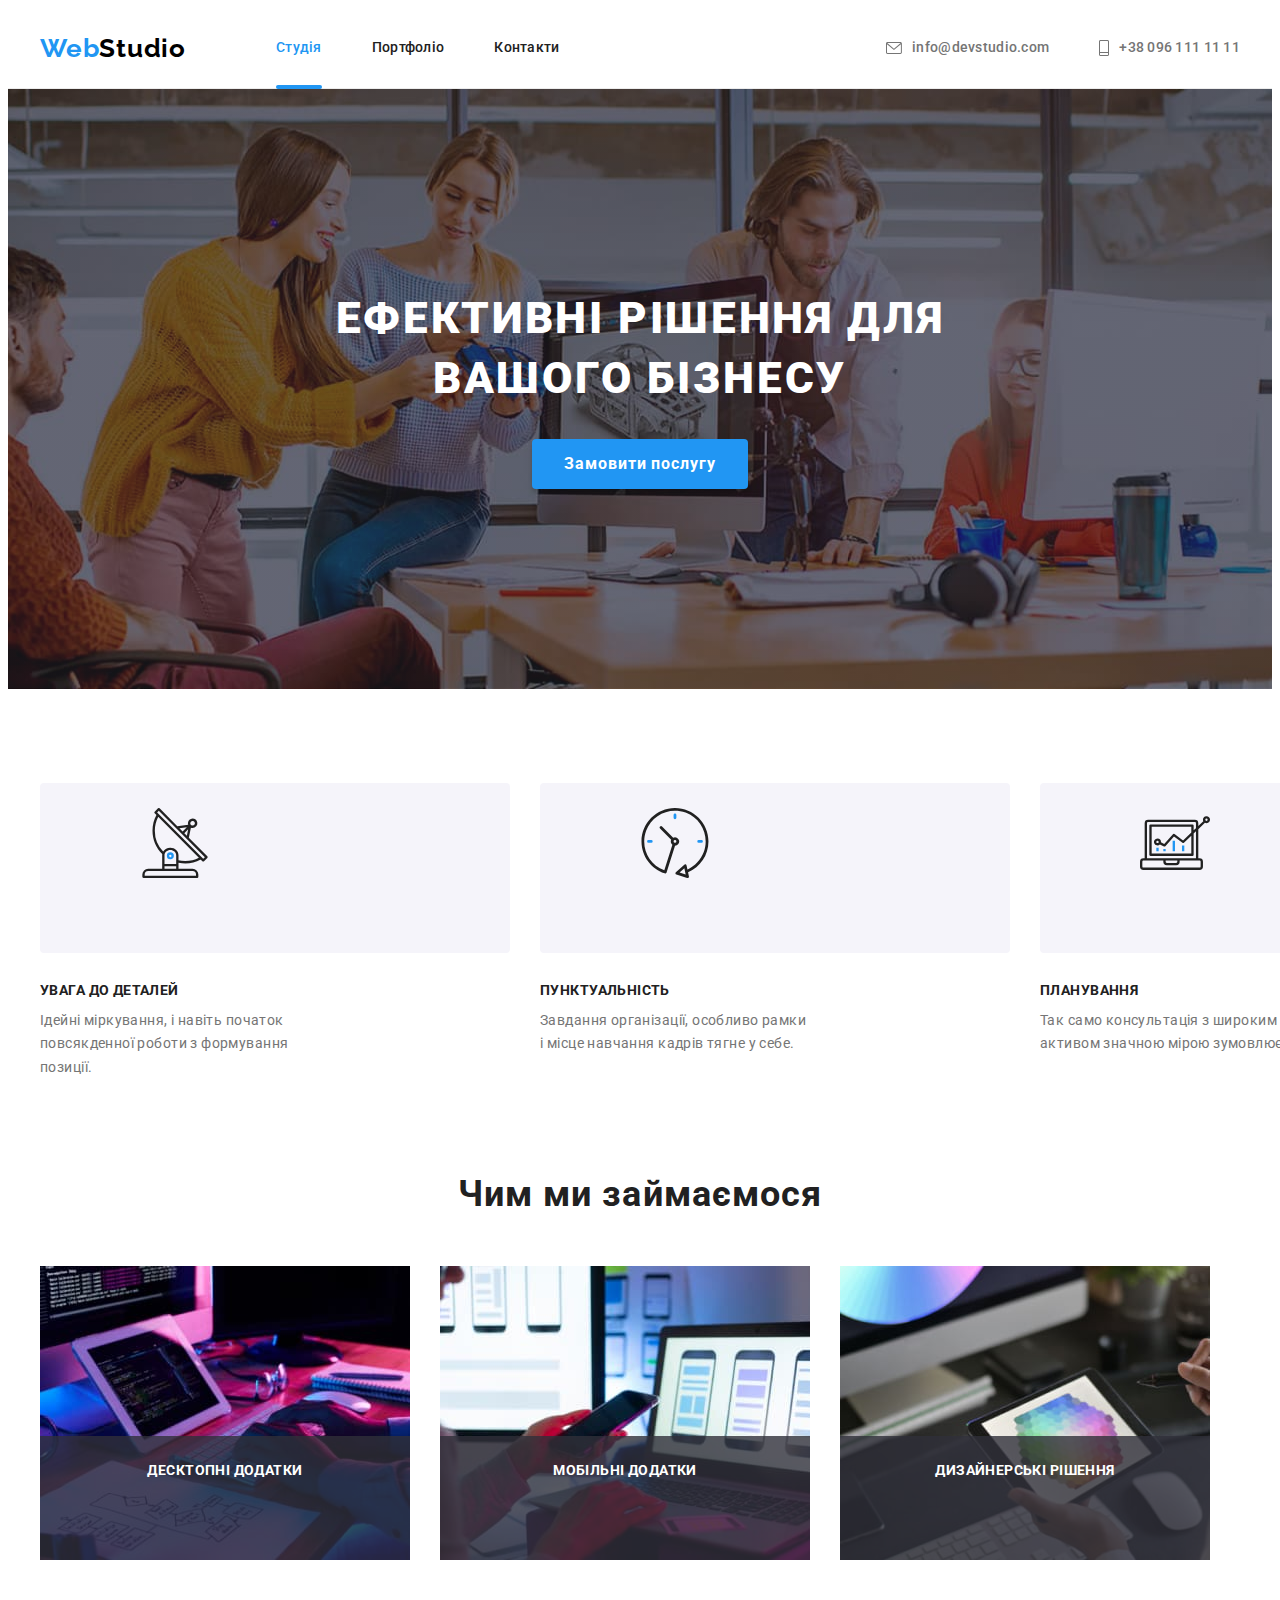
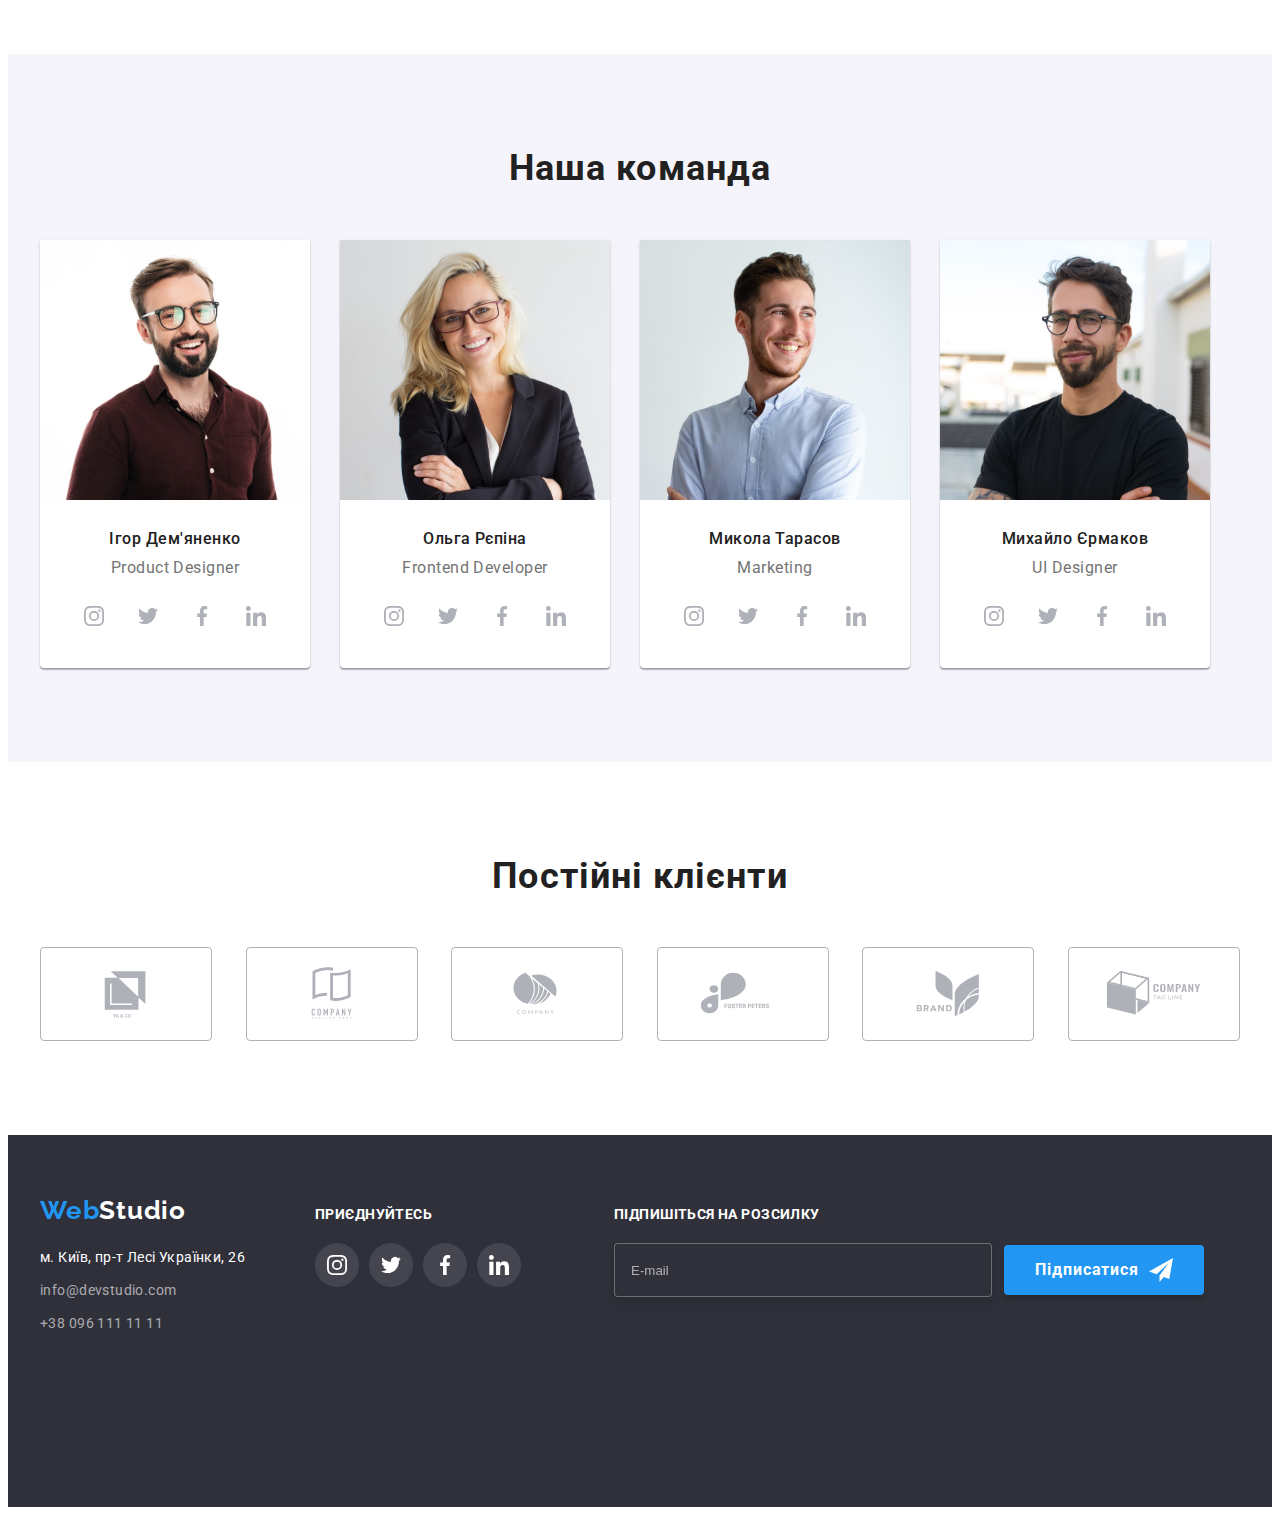
<file: index.html>
<!DOCTYPE html>
<html lang="uk">

<head>
  <meta charset="UTF-8" />
  <meta http-equiv="X-UA-Compatible" content="IE=edge" />
  <meta name="viewport" content="width=device-width, initial-scale=1.0" />
  <title>WebStudio</title>
  <link rel="stylesheet" href="https://cdnjs.cloudflare.com/ajax/libs/modern-normalize/1.1.0/modern-normalize.min.css"
    integrity="sha512-wpPYUAdjBVSE4KJnH1VR1HeZfpl1ub8YT/NKx4PuQ5NmX2tKuGu6U/JRp5y+Y8XG2tV+wKQpNHVUX03MfMFn9Q=="
    crossorigin="anonymous" referrerpolicy="no-referrer">
  <link rel="preconnect" href="https://fonts.googleapis.com">
  <link rel="preconnect" href="https://fonts.gstatic.com" crossorigin>
  <link href="https://fonts.googleapis.com/css2?family=Raleway:wght@700&family=Roboto:wght@400;500;700;900&display=swap"
    rel="stylesheet">
  <link rel="stylesheet" href="./css/styles.css">
</head>

<body>
  <!-- Верхня лінія -->
  <header class="header-section">
    <div class="container nav-section">

      <nav class="main-nav">
        <a class="logo" href="./index.html" lang="en"><span class="first-logo">Web</span><span
            class="second-logo">Studio</span></a>
        <ul class="nav-list">
          <li class="item"><a class="header-list nav-link current" href="./index.html">Студія</a></li>
          <li class="item"><a class="header-list nav-link" href="./portfolio.html">Портфоліо</a></li>
          <li class="item"><a class="header-list nav-link" href="">Контакти</a></li>
        </ul>
      </nav>

      <ul class="nav-list main-nav">
        <li class="item"><a class="header-list nav-contacts" href="mailto:info@devstudio.com">
            <svg class="nav-icon" width="16" height="12">
              <use href="./images/icons.svg#icon-envelope"></use>
            </svg> info@devstudio.com</a>
        </li>
        <li class="item"><a class="header-list nav-contacts" href="tel:+380961111111">
            <svg class="nav-icon" width="10" height="16">
              <use href="./images/icons.svg#icon-phone"></use>
            </svg> +38 096 111 11 11</a></li>
      </ul>

    </div>
  </header>

  <main>
    <!-- Hero -->
    <section class="hero-section">

      <h1 class="hero-title">Ефективні рішення для вашого бізнесу</h1>
      <button class="button btn" type="button" data-modal-open>Замовити послугу</button>


    </section>
    <!-- Особливості -->
    <section>
      <div class="container">
        <h2 class="visually-hidden">Наші особливості</h2>

        <ul class="features-lists">
          <li class="list">
            <div class="feature-list-icons">
              <svg class="features-icon">
                <use href="./images/icons.svg#icon-antenna"></use>
              </svg>
            </div>
            <h3 class="features-title">УВАГА ДО ДЕТАЛЕЙ</h3>
            <p class="features-text">
              Ідейні міркування, і навіть початок повсякденної роботи з
              формування позиції.
            </p>
          </li>

          <li class="list">
            <div class="feature-list-icons">
              <svg class="features-icon">
                <use href="./images/icons.svg#icon-clock"></use>
              </svg>
            </div>
            <h3 class="features-title">ПУНКТУАЛЬНІСТЬ</h3>
            <p class="features-text">
              Завдання організації, особливо рамки і місце навчання кадрів тягне
              у себе.
            </p>
          </li>

          <li class="list">
            <div class="feature-list-icons">
              <svg class="features-icon">
                <use href="./images/icons.svg#icon-diagram"></use>
              </svg>
            </div>
            <h3 class="features-title">ПЛАНУВАННЯ</h3>
            <p class="features-text">
              Так само консультація з широким активом значною мірою зумовлює.
            </p>
          </li>

          <li class="list">
            <div class="feature-list-icons">
              <svg class="features-icon">
                <use href="./images/icons.svg#icon-astronaut"></use>
              </svg>
            </div>
            <h3 class="features-title">СУЧАСНІ ТЕХНОЛОГІЇ</h3>
            <p class="features-text">
              Значимість цих проблем настільки очевидна, що реалізація планових
              завдань.
            </p>
          </li>
        </ul>
      </div>
    </section>
    <!-- Чим ми займаємося -->
    <section class="work-section">
      <div class="container">
        <h2 class="work-title">Чим ми займаємося</h2>
        <ul class="work-cards">
          <li class="card">
            <img src="./images/programer-working.jpg" alt="Десктопні додатки" width="370" height="294" />
            <h2 class="work-subtitle">Десктопні додатки</h2>
          </li>
          <li class="card">
            <img src="./images/web-ui-designers.jpg" alt="Мобільні додатки" width="370" height="294" />
            <h2 class="work-subtitle">Мобільні додатки</h2>
          </li>
          <li class="card">
            <img src="./images/web-design.jpg" alt="Дизайнерські рішення" width="370" height="294" />
            <h2 class="work-subtitle">Дизайнерські рішення</h2>
          </li>
        </ul>
      </div>

    </section>
    <!-- Наша команда -->
    <section class="team-section">
      <div class="container">
        <h2 class="team-title">Наша команда</h2>
        <ul class="team-cards">

          <li class="team-card">
            <img src="./images/demyanenko.jpg" alt="Фото Ігоря Дем'яненко" width="270">
            <div class="team-text-box">
              <h3 class="text-about">Ігор Дем'яненко</h3>
              <p class="team-text">Product Designer</p>
              <ul class="network-list">

                <li>
                  <a class="network-link" href=""><svg class="social-network">
                      <use href="./images/icons.svg#icon-instagram"></use>
                    </svg></a>
                </li>

                <li>
                  <a class="network-link" href=""><svg class="social-network">
                      <use href="./images/icons.svg#icon-twitter"></use>
                    </svg></a>
                </li>

                <li>
                  <a class="network-link" href=""><svg class="social-network">
                      <use href="./images/icons.svg#icon-facebook"></use>
                    </svg></a>
                </li>

                <li>
                  <a class="network-link" href=""><svg class="social-network">
                      <use href="./images/icons.svg#icon-linkedin"></use>
                    </svg></a>
                </li>

              </ul>
            </div>

          </li>

          <li class="team-card">
            <img src="./images/repina.jpg" alt="Фото Ольги Рєпіної" width="270">
            <div class="team-text-box">
              <h3 class="text-about">Ольга Рєпіна</h3>
              <p class="team-text">Frontend Developer</p>
              <ul class="network-list">

                <li>
                  <a class="network-link" href=""><svg class="social-network">
                      <use href="./images/icons.svg#icon-instagram"></use>
                    </svg></a>
                </li>

                <li>
                  <a class="network-link" href=""><svg class="social-network">
                      <use href="./images/icons.svg#icon-twitter"></use>
                    </svg></a>
                </li>

                <li>
                  <a class="network-link" href=""><svg class="social-network">
                      <use href="./images/icons.svg#icon-facebook"></use>
                    </svg></a>
                </li>

                <li>
                  <a class="network-link" href=""><svg class="social-network">
                      <use href="./images/icons.svg#icon-linkedin"></use>
                    </svg></a>
                </li>

              </ul>
            </div>
          </li>

          <li class="team-card">
            <img src="./images/tarasov.jpg" alt="Фото Миколи Тарасова" width="270">
            <div class="team-text-box">
              <h3 class="text-about">Микола Тарасов</h3>
              <p class="team-text">Marketing</p>
              <ul class="network-list">

                <li>
                  <a class="network-link" href=""><svg class="social-network">
                      <use href="./images/icons.svg#icon-instagram"></use>
                    </svg></a>
                </li>

                <li>
                  <a class="network-link" href=""><svg class="social-network">
                      <use href="./images/icons.svg#icon-twitter"></use>
                    </svg></a>
                </li>

                <li>
                  <a class="network-link" href=""><svg class="social-network">
                      <use href="./images/icons.svg#icon-facebook"></use>
                    </svg></a>
                </li>

                <li>
                  <a class="network-link" href=""><svg class="social-network">
                      <use href="./images/icons.svg#icon-linkedin"></use>
                    </svg></a>
                </li>

              </ul>
            </div>
          </li>

          <li class="team-card">
            <img src="./images/ermakov.jpg" alt="Фото Михайла Єрмакова" width="270">
            <div class="team-text-box">
              <h3 class="text-about">Михайло Єрмаков</h3>
              <p class="team-text">UI Designer</p>
              <ul class="network-list">

                <li>
                  <a class="network-link" href=""><svg class="social-network">
                      <use href="./images/icons.svg#icon-instagram"></use>
                    </svg></a>
                </li>

                <li>
                  <a class="network-link" href=""><svg class="social-network">
                      <use href="./images/icons.svg#icon-twitter"></use>
                    </svg></a>
                </li>

                <li>
                  <a class="network-link" href=""><svg class="social-network">
                      <use href="./images/icons.svg#icon-facebook"></use>
                    </svg></a>
                </li>

                <li>
                  <a class="network-link" href=""><svg class="social-network">
                      <use href="./images/icons.svg#icon-linkedin"></use>
                    </svg></a>
                </li>

              </ul>
            </div>
          </li>

        </ul>
      </div>

    </section>
    <!-- Наші клієнти-->
    <section class="our-clients">
      <div class="container">

        <h2 class="clients-title">Постійні клієнти</h2>
        <ul class="clients-list">
          <li><a class="clients-link" href="#"><svg class="clients-icon">
                <use href="./images/icons.svg#icon-client1"></use>
              </svg></a></li>
          <li><a class="clients-link" href="#"><svg class="clients-icon">
                <use href="./images/icons.svg#icon-client2"></use>
              </svg></a></li>
          <li><a class="clients-link" href="#"><svg class="clients-icon">
                <use href="./images/icons.svg#icon-client3"></use>
              </svg></a></li>
          <li><a class="clients-link" href="#"><svg class="clients-icon">
                <use href="./images/icons.svg#icon-client4"></use>
              </svg></a></li>
          <li><a class="clients-link" href="#"><svg class="clients-icon">
                <use href="./images/icons.svg#icon-client5"></use>
              </svg></a></li>
          <li><a class="clients-link" href="#"><svg class="clients-icon">
                <use href="./images/icons.svg#icon-client6"></use>
              </svg></a></li>
        </ul>

      </div>

    </section>
  </main>
  <!-- Футер -->
  <footer class="footer-section">
    <div class="container footer-blocks">
      <div class="first-footer-block">
        <a class="logo-footer" href="./index.html" lang="en"><span class="first-logo">Web</span><span
            class="third-logo">Studio</span></a>
        <address class="adress-list">
          <ul>

            <li class="item">
              <a class="adress-link" href="https://goo.gl/maps/v7Aq9cfspmDYKa2J8" target="_blank"
                rel="noreferrer noopener">м.
                Київ, пр-т Лесі
                Українки, 26</a>
            </li>

            <li class="item"><a class="footer-list" href="mailto:info@devstudio.com">info@devstudio.com</a></li>
            <li class="item"><a class="footer-list" href="tel:+380961111111">+38 096 111 11 11</a></li>

          </ul>

        </address>

      </div>


      <div>
        <p class="networks-text">приєднуйтесь</p>
        <ul class="footer-links">

          <li>
            <a class="footer-network-link" href=""><svg class="social-network">
                <use href="./images/icons.svg#icon-instagram"></use>
              </svg></a>
          </li>

          <li>
            <a class="footer-network-link" href=""><svg class="social-network">
                <use href="./images/icons.svg#icon-twitter"></use>
              </svg></a>
          </li>

          <li>
            <a class="footer-network-link" href=""><svg class="social-network">
                <use href="./images/icons.svg#icon-facebook"></use>
              </svg></a>
          </li>

          <li>
            <a class="footer-network-link" href=""><svg class="social-network">
                <use href="./images/icons.svg#icon-linkedin"></use>
              </svg></a>
          </li>

        </ul>
      </div>

      <div class="footer-label">

        <p class="networks-text">Підпишіться на розсилку</p>

        <form class="footer-form">
          <label>
            <input type="email" name="email" placeholder="E-mail" />
          </label>

          <button class="footer-btn btn" type="submit">Підписатися
            <svg class="icon-send" width="24" height="24">
              <use href="./images/icons.svg#icon-send"></use>
            </svg>
          </button>

        </form>
      </div>
    </div>

  </footer>

  <div class="backdrop is-hidden" data-modal>
    <div class="modal">
      <button class="modal-button" type="button" data-modal-close>
        <svg class="modal-icon" width="11" height="11">
          <use href="./images/icons.svg#icon-close"></use>
        </svg>
      </button>

      <p class="form-text">Залиште свої дані, ми вам передзвонимо</p>

      <form class="form">

        <div class="form-field">
          <label class="label">
            Ім'я
            <input type="text" name="username" />

            <svg class="form-icon" width="18" height="18">
              <use href="./images/icons.svg#person-form"></use>
            </svg>
          </label>
        </div>


        <div class="form-field">
          <label class="label">
            Телефон
            <input type="tel" name="phone" />

            <svg class="form-icon" width="18" height="18">
              <use href="./images/icons.svg#phone-form"></use>
            </svg>
          </label>
        </div>

        <div class="form-field">
          <label class="label">
            Пошта
            <input type="email" name="email" required />

            <svg class="form-icon" width="18" height="18">
              <use href="./images/icons.svg#email-form"></use>
            </svg>
          </label>
        </div>

        <div class="comment-field">
          <label class="label">
            Коментар
            <textarea name="feedback" rows="5" placeholder="Введіть текст"></textarea>
          </label>
        </div>



        <label class="check">
          <input class="check-box" type="checkbox" name="contract" value="contract" />
          <svg class="icon-check" width="16" height="15">
            <use href="./images/icons.svg#icon-check"></use>
          </svg>
          <span class="chek-text">Погоджуюся з розсилкою та приймаю</span><a class="chek-link" href="#">Умови
            договору</a>
        </label>

        <button class="form-button btn" type="submit">Відправити</button>
      </form>
    </div>
  </div>

  <script src="./js/modal.js"></script>
</body>



</html>
</file>
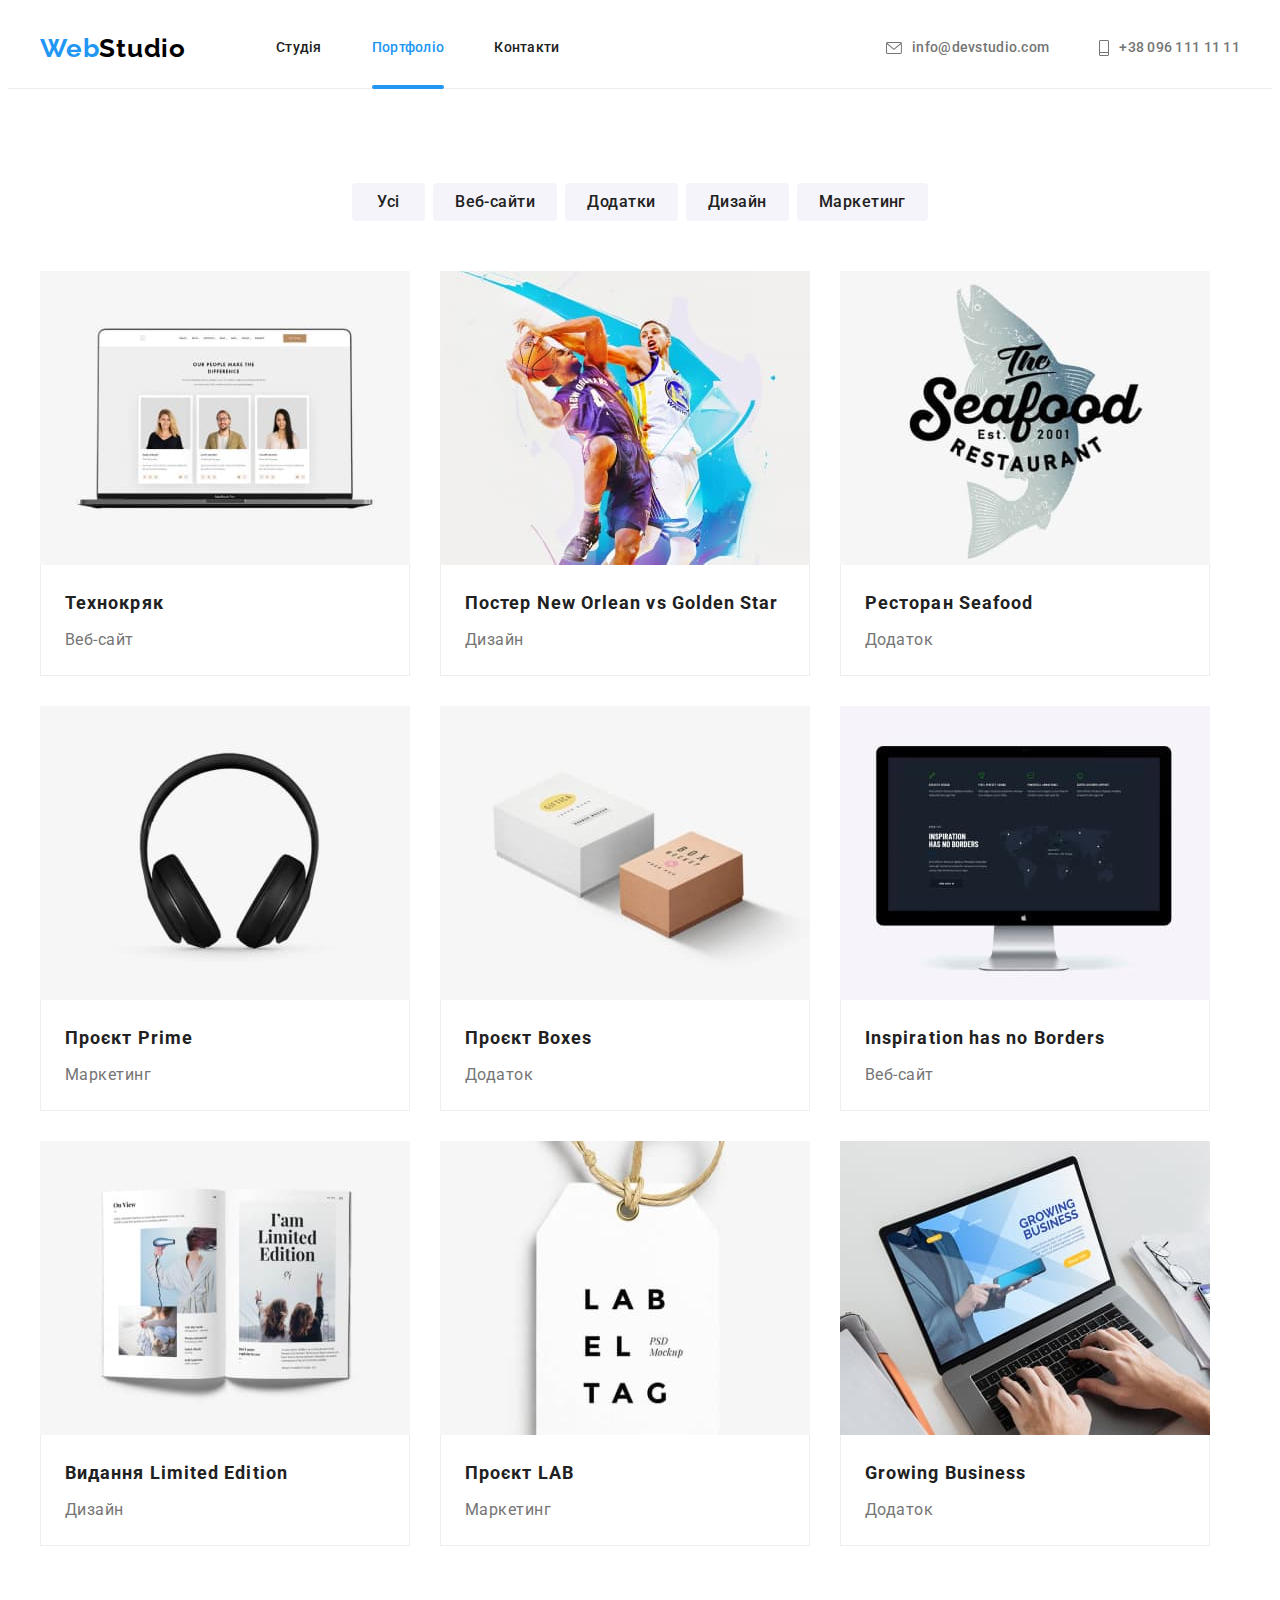
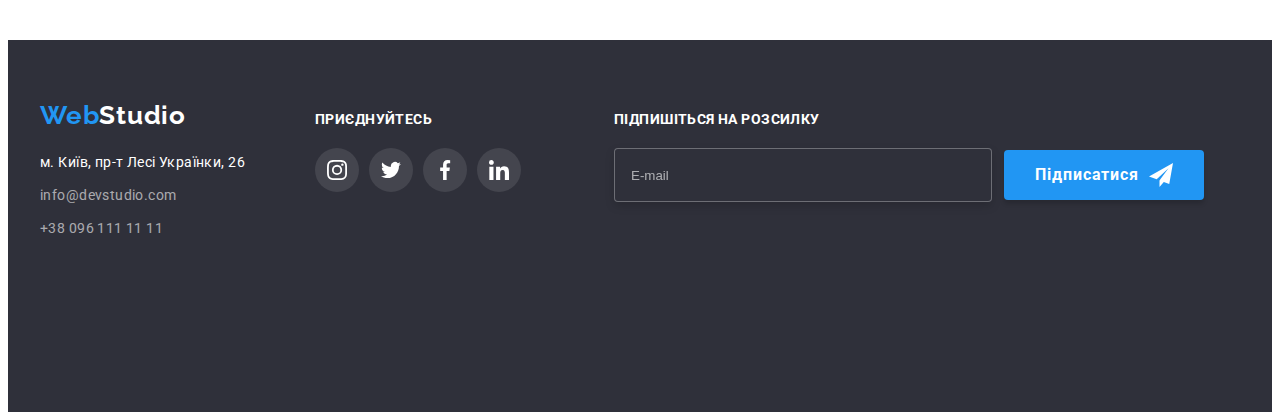
<file: portfolio.html>
<!DOCTYPE html>
<html lang="en">

<head>
   <meta charset="UTF-8">
   <meta http-equiv="X-UA-Compatible" content="IE=edge">
   <meta name="viewport" content="width=device-width, initial-scale=1.0">
   <title>Portfolio</title>
   <link rel="stylesheet" href="https://cdnjs.cloudflare.com/ajax/libs/modern-normalize/1.1.0/modern-normalize.min.css"
      integrity="sha512-wpPYUAdjBVSE4KJnH1VR1HeZfpl1ub8YT/NKx4PuQ5NmX2tKuGu6U/JRp5y+Y8XG2tV+wKQpNHVUX03MfMFn9Q=="
      crossorigin="anonymous" referrerpolicy="no-referrer">
   <link rel="preconnect" href="https://fonts.googleapis.com">
   <link rel="preconnect" href="https://fonts.gstatic.com" crossorigin>
   <link
      href="https://fonts.googleapis.com/css2?family=Raleway:wght@700&family=Roboto:wght@400;500;700;900&display=swap"
      rel="stylesheet">
   <link rel="stylesheet" href="./css/styles.css">
</head>

<body>
   <!-- Header -->
   <header class="header-section">
      <div class="container nav-section">

         <nav class="main-nav">
            <a class="logo" href="./index.html" lang="en"><span class="first-logo">Web</span><span
                  class="second-logo">Studio</span></a>
            <ul class="nav-list">
               <li class="item"><a class="header-list nav-link" href="./index.html">Студія</a></li>
               <li class="item"><a class="header-list nav-link current" href="./portfolio.html">Портфоліо</a></li>
               <li class="item"><a class="header-list nav-link" href="">Контакти</a></li>
            </ul>
         </nav>

         <ul class="nav-list main-nav">
            <li class="item"><a class="header-list nav-contacts" href="mailto:info@devstudio.com">
                  <svg class="nav-icon" width="16" height="12">
                     <use href="./images/icons.svg#icon-envelope"></use>
                  </svg> info@devstudio.com</a>
            </li>
            <li class="item"><a class="header-list nav-contacts" href="tel:+380961111111">
                  <svg class="nav-icon" width="10" height="16">
                     <use href="./images/icons.svg#icon-phone"></use>
                  </svg> +38 096 111 11 11</a></li>
         </ul>

      </div>
   </header>
   <main>
      <section>
         <div class="container">

            <!-- Portfolio -->

            <h1 class="visually-hidden">Портфоліо</h1>

            <!-- Buttons  -->

            <ul class="portfolio-buttons">
               <li class="item"><button class="portfolio-button" type="button">Усі</button></li>
               <li class="item"><button class="portfolio-button" type="button">Веб-сайти</button></li>
               <li class="item"><button class="portfolio-button" type="button">Додатки</button></li>
               <li class="item"><button class="portfolio-button" type="button">Дизайн</button></li>
               <li class="item"><button class="portfolio-button" type="button">Маркетинг</button></li>
            </ul>

            <!-- Portfolio-Cards -->

            <ul class="portfolio-cards">
               <li class="pf-card">
                  <a class="pf-links" href="#">

                     <div class="pf-thumb">
                        <img src="./images/tehnokryak.jpg" alt="Технокряк" width="370">

                        <div class="overlay">
                           <p class="overlay-text">Ресурс пропонує комплексні пропозиції з різним рівнем функціоналу
                              та
                              сервісів. Все це
                              дозволить відвідувачу отримати
                              вичерпні відомості про компанію чи приватну особу.</p>
                        </div>
                     </div>

                     <div class="pf-card-text">
                        <h2 class="project-title">Технокряк</h2>
                        <p class="project-caption">Веб-сайт</p>
                     </div>

                  </a>
               </li>

               <li class="pf-card">
                  <a class="pf-links" href="#">

                     <div class="pf-thumb">
                        <img src="./images/poster.jpg" alt="Гравці баскетболу" width="370">

                        <div class="overlay">
                           <p class="overlay-text">Ресурс пропонує комплексні пропозиції з різним рівнем функціоналу
                              та
                              сервісів. Все це
                              дозволить відвідувачу отримати
                              вичерпні відомості про компанію чи приватну особу.</p>
                        </div>
                     </div>

                     <div class="pf-card-text">
                        <h2 class="project-title">Постер New Orlean vs Golden Star</h2>
                        <p class="project-caption">Дизайн</p>
                     </div>

                  </a>
               </li>

               <li class="pf-card">
                  <a class="pf-links" href="#">

                     <div class="pf-thumb">
                        <img src="./images/seafood.jpg" alt="Лого ресторану" width="370">

                        <div class="overlay">
                           <p class="overlay-text">Ресурс пропонує комплексні пропозиції з різним рівнем функціоналу
                              та
                              сервісів. Все це
                              дозволить відвідувачу отримати
                              вичерпні відомості про компанію чи приватну особу.</p>
                        </div>
                     </div>

                     <div class="pf-card-text">
                        <h2 class="project-title">Ресторан Seafood</h2>
                        <p class="project-caption">Додаток</p>
                     </div>

                  </a>
               </li>

               <li class="pf-card">
                  <a class="pf-links" href="#">

                     <div class="pf-thumb">
                        <img src="./images/prime.jpg" alt="Навушники" width="370">

                        <div class="overlay">
                           <p class="overlay-text">Ресурс пропонує комплексні пропозиції з різним рівнем функціоналу
                              та
                              сервісів. Все це
                              дозволить відвідувачу отримати
                              вичерпні відомості про компанію чи приватну особу.</p>
                        </div>
                     </div>

                     <div class="pf-card-text">
                        <h2 class="project-title">Проєкт Prime</h2>
                        <p class="project-caption">Маркетинг</p>
                     </div>

                  </a>
               </li>

               <li class="pf-card">
                  <a class="pf-links" href="#">

                     <div class="pf-thumb">
                        <img src="./images/boxes.jpg" alt="Коробки" width="370">

                        <div class="overlay">
                           <p class="overlay-text">Ресурс пропонує комплексні пропозиції з різним рівнем функціоналу
                              та
                              сервісів. Все це
                              дозволить відвідувачу отримати
                              вичерпні відомості про компанію чи приватну особу.</p>
                        </div>
                     </div>

                     <div class="pf-card-text">
                        <h2 class="project-title">Проєкт Boxes</h2>
                        <p class="project-caption">Додаток</p>
                     </div>

                  </a>
               </li>

               <li class="pf-card">
                  <a class="pf-links" href="#">

                     <div class="pf-thumb">
                        <img src="./images/noborders.jpg" alt="Монітор" width="370">

                        <div class="overlay">
                           <p class="overlay-text">Ресурс пропонує комплексні пропозиції з різним рівнем функціоналу
                              та
                              сервісів. Все це
                              дозволить відвідувачу отримати
                              вичерпні відомості про компанію чи приватну особу.</p>
                        </div>
                     </div>

                     <div class="pf-card-text">
                        <h2 class="project-title">Inspiration has no Borders</h2>
                        <p class="project-caption">Веб-сайт</p>
                     </div>

                  </a>
               </li>

               <li class="pf-card">
                  <a class="pf-links" href="#">

                     <div class="pf-thumb">
                        <img src="./images/limitededition.jpg" alt="Книга" width="370">

                        <div class="overlay">
                           <p class="overlay-text">Ресурс пропонує комплексні пропозиції з різним рівнем функціоналу
                              та
                              сервісів. Все це
                              дозволить відвідувачу отримати
                              вичерпні відомості про компанію чи приватну особу.</p>
                        </div>
                     </div>

                     <div class="pf-card-text">
                        <h2 class="project-title">Видання Limited Edition</h2>
                        <p class="project-caption">Дизайн</p>
                     </div>

                  </a>
               </li>

               <li class="pf-card">
                  <a class="pf-links" href="#">

                     <div class="pf-thumb">
                        <img src="./images/lab.jpg" alt="Бірка" width="370">

                        <div class="overlay">
                           <p class="overlay-text">Ресурс пропонує комплексні пропозиції з різним рівнем функціоналу
                              та
                              сервісів. Все це
                              дозволить відвідувачу отримати
                              вичерпні відомості про компанію чи приватну особу.</p>
                        </div>
                     </div>


                     <div class="pf-card-text">
                        <h2 class="project-title">Проєкт LAB</h2>
                        <p class="project-caption">Маркетинг</p>
                     </div>

                  </a>
               </li>

               <li class="pf-card">
                  <a class="pf-links" href="#">

                     <div class="pf-thumb">
                        <img src="./images/growingbusiness.jpg" alt="Ноутбук" width="370">

                        <div class="overlay">
                           <p class="overlay-text">Ресурс пропонує комплексні пропозиції з різним рівнем функціоналу
                              та
                              сервісів. Все це
                              дозволить відвідувачу отримати
                              вичерпні відомості про компанію чи приватну особу.</p>
                        </div>

                     </div>

                     <div class="pf-card-text">
                        <h2 class="project-title">Growing Business</h2>
                        <p class="project-caption">Додаток</p>
                     </div>

                  </a>
               </li>
            </ul>

         </div>
      </section>
   </main>

   <!-- Футер -->
   <footer class="footer-section">
      <div class="container footer-blocks">
         <div class="first-footer-block">
            <a class="logo-footer" href="./index.html" lang="en"><span class="first-logo">Web</span><span
                  class="third-logo">Studio</span></a>
            <address class="adress-list">
               <ul>

                  <li class="item">
                     <a class="adress-link" href="https://goo.gl/maps/v7Aq9cfspmDYKa2J8" target="_blank"
                        rel="noreferrer noopener">м.
                        Київ, пр-т Лесі
                        Українки, 26</a>
                  </li>

                  <li class="item"><a class="footer-list" href="mailto:info@devstudio.com">info@devstudio.com</a></li>
                  <li class="item"><a class="footer-list" href="tel:+380961111111">+38 096 111 11 11</a></li>

               </ul>

            </address>

         </div>


         <div>
            <p class="networks-text">приєднуйтесь</p>
            <ul class="footer-links">

               <li>
                  <a class="footer-network-link" href=""><svg class="social-network">
                        <use href="./images/icons.svg#icon-instagram"></use>
                     </svg></a>
               </li>

               <li>
                  <a class="footer-network-link" href=""><svg class="social-network">
                        <use href="./images/icons.svg#icon-twitter"></use>
                     </svg></a>
               </li>

               <li>
                  <a class="footer-network-link" href=""><svg class="social-network">
                        <use href="./images/icons.svg#icon-facebook"></use>
                     </svg></a>
               </li>

               <li>
                  <a class="footer-network-link" href=""><svg class="social-network">
                        <use href="./images/icons.svg#icon-linkedin"></use>
                     </svg></a>
               </li>

            </ul>
         </div>

         <div class="footer-label">

            <p class="networks-text">Підпишіться на розсилку</p>

            <form class="footer-form">
               <label>
                  <input type="email" name="email" placeholder="E-mail" />
               </label>

               <button class="footer-btn btn" type="submit">Підписатися
                  <svg class="icon-send" width="24" height="24">
                     <use href="./images/icons.svg#icon-send"></use>
                  </svg>
               </button>

            </form>
         </div>
      </div>

   </footer>
</body>

</html>
</file>
<file: css/styles.css>
:root {
   --title-text-color: #212121;
   --primary-text-color: #757575;
   --accent-color: #2196F3;
   --white-color: #FFFFFF;
   --black-color: #000000;
   --secondary-bg-color: #F5F4FA;
   --dark-bg-color: #2F303A;
   --button-focus: #188CE8;
   --adress-color: rgba(255, 255, 255, 0.6);
   --border-color: #EEEEEE;
   --social-network-color: #AFB1B8;
   --bg-footer-icon-color: rgba(255, 255, 255, 0.1);
   --hero-bg: #C4C4C4;
   --pf-overflow-color: rgba(33, 150, 243, 0.9);
   --modal-bg-color: rgba(0, 0, 0, 0.2);

   --button-shadow: 0px 3px 1px rgba(0, 0, 0, 0.1),
      0px 1px 2px rgba(0, 0, 0, 0.08),
      0px 2px 2px rgba(0, 0, 0, 0.12);

   --modal-box-shadow: box-shadow: 0px 1px 3px rgba(0, 0, 0, 0.12), 0px 1px 1px rgba(0, 0, 0, 0.14), 0px 2px 1px rgba(0, 0, 0, 0.2);

   --poftfolio-card-shadow: box-shadow: 0px 1px 1px rgba(0, 0, 0, 0.12), 0px 4px 4px rgba(0, 0, 0, 0.06), 1px 4px 6px rgba(0, 0, 0, 0.16);
   
}

/* ------------------------ General ------------------- */


a {
   text-decoration: none;
}

li {
   list-style-type: none;
}

body {
   font-family: 'Roboto', sans-serif;

   color: var(--primary-text-color);
   background-color: var(--white-color);
}

.container {
   margin-left: auto;
   margin-right: auto;
   padding-left: 15px;
   padding-right: 15px;
   width: 1200px;
   
}

img {
   display: block;
   max-width: 100%;
}


h1,
h2,
h3,
h4,
h5,
h6,
p {
   margin: 0;

}

ul {
   margin: 0;
   padding: 0;
}

section {
   padding-top: 94px;
   padding-bottom: 94px;
}
/* ---------------------- Button ---------------------------- */

.btn {
   cursor: pointer;
   border-radius: 4px;
   border: transparent;
   
   font-family: inherit;
   font-weight: 700;
   font-size: 16px;
   line-height: 1.87;
   letter-spacing: 0.06em;
   
   color: var(--white-color);
   background-color: var(--accent-color);
   box-shadow: 0px 4px 4px rgba(0, 0, 0, 0.15);
   
   transition: background-color 250ms cubic-bezier(0.4, 0, 0.2, 1);

}

/* -------------------------- Header --------------------- */

.header-section {
   border-bottom: 1px solid #ECECEC;
}


.nav-section {
   display: flex;
   justify-content: space-between;
   
}

/* ================== Logo ======================*/

.logo, .logo-footer {
   font-family: 'Raleway';
   font-style: normal;
   font-weight: 700;
   font-size: 26px;
   line-height: 1.19;
   letter-spacing: 0.03em;
}

.logo {
   margin-right: 90px;
}

.first-logo {
   color: var(--accent-color);
}

.second-logo {
   color: var(--black-color);
}

.third-logo {
   color: var(--white-color);
}

/* ------------------------ Navigation ------------------------*/

.header-list {
   font-weight: 500;
   font-size: 14px;
   line-height: 1.14;
   letter-spacing: 0.02em;
}

.main-nav {
   display: flex;
   align-items: center;
}

.nav-list {
   display: flex;
}

.nav-list .item + .item {
   margin-left: 50px;
}


.nav-link {
   position: relative;
   display: block;
   padding: 32px 0;

   color: var(--title-text-color);

   transition: color 250ms cubic-bezier(0.4, 0, 0.2, 1);

}

.nav-link:hover,
.nav-link:focus {
   color: var(--accent-color);

}

.nav-link.current {
   color: var(--accent-color);

      /* outline: 2px solid red; */
}

.current::after {
   content: '';

   position: absolute;
   left: 0;
   bottom: -1px;

   display: block;
   width: 100%;
   height: 4px;
   border-radius: 2px;
   background-color: var(--accent-color);   
   
}


.nav-contacts {
   display: flex;
   align-items: center;
   padding: 32px 0;

   color: var(--primary-text-color);

   transition: color 250ms cubic-bezier(0.4, 0, 0.2, 1);
   
}

.nav-contacts:hover, 
.nav-contacts:focus,
.nav-icon:hover,
.nav-icon:focus{
   color: var(--accent-color);
   fill: var(--accent-color);

}

.nav-icon {
   margin-right: 10px;
   fill: currentColor;

   transition: fill 250ms cubic-bezier(0.4, 0, 0.2, 1);
}


/* ------------------------ HERO ------------------------------- */

.hero-section {
   padding: 200px 0;
   margin: auto;
   max-width: 1600px;
   text-align: center;

   background-image: linear-gradient(to right, rgba(47, 48, 58, 0.4), rgba(47, 48, 58, 0.4)), url(../images/hero-banner.jpg);
   background-position: 50% 50%;
   background-repeat: no-repeat;
   background-size: cover;
   
   background-color: var(--hero-bg);
}

.hero-title {
   margin-top: 0;
   margin-bottom: 30px;
   margin-left: auto;
   margin-right: auto;
   max-width: 696px;

   font-weight: 900;
   font-size: 44px;
   line-height: 1.36;
   letter-spacing: 0.06em;
   text-transform: uppercase;

   color: var(--white-color);
   
   
}

.button {
   min-width: 216px;
   padding: 10px 32px;
   
   
}


.button:focus,
.button:hover,
.footer-btn:hover,
.footer-btn:focus {
   background-color: var(--button-focus);

}


/* < !-------------------- Особливості ----------------------> */

.visually-hidden {
   position: absolute;
   white-space: nowrap;
   width: 1px;
   height: 1px;
   overflow: hidden;
   border: 0;
   padding: 0;
   clip: rect(0 0 0 0);
   clip-path: inset(50%);
   margin: -1px;
}

.feature-list-icons {
   width: 270px;
   height: 120px;
   padding: 25px 100px;
   margin-bottom: 30px;
   border-radius: 4px;

   background-color: var(--secondary-bg-color);
}

.features-lists {
   display: flex;
   
}

.features-icon {
   width: 70px;
   height: 70px;
   fill: currentColor;
}



.features-title {
   margin-top: 0;
   margin-bottom: 10px;
   width: 270px;

   font-weight: 700;
   font-size: 14px;
   line-height: 1.14;
   letter-spacing: 0.03em;
   text-transform: uppercase;

   color: var(--title-text-color);
}


.features-text {
   width: 270px;

   font-size: 14px;
   line-height: 1.71;
   letter-spacing: 0.03em;

}

.features-lists .list + .list {
   margin-left: 30px;
}

.work-title, 
.team-title,
.clients-title {
   margin-bottom: 50px;

   font-weight: 700;
   font-size: 36px;
   line-height: 1.16;
   text-align: center;
   letter-spacing: 0.03em;

   color: var(--title-text-color);
}

/* ---------------------Чим ми займаємося--------------------- */

.work-section {
   padding-top: 0;
}


.work-cards {
   display: flex;
}

.card {
   position: relative;
}

.work-subtitle {
   position: absolute;
   bottom: 0;

   padding: 27px 0;

   width: 100%;
   height: 70px;

   font-weight: 700;
   font-size: 14px;
   line-height: 1.14;
   text-align: center;
   letter-spacing: 0.03em;
   text-transform: uppercase;
   
   color: var(--white-color);
   background-color:rgba(47, 48, 58, 0.8);
}

.card:not(:last-child) {
   margin-right: 30px;
}


/* -------------------------Наша команда--------------------- */



.team-section {
   background-color: var(--secondary-bg-color);
}


.team-cards {
   display: flex;
   
}

.team-card {
   text-align: center;

   background-color: var(--white-color);
   box-shadow: 0px 1px 3px rgba(0, 0, 0, 0.12),
      0px 1px 1px rgba(0, 0, 0, 0.14),
      0px 2px 1px rgba(0, 0, 0, 0.2);
      border-radius: 0px 0px 4px 4px;
}


.team-card:not(:last-child) {
   margin-right: 30px;
}

.text-about {
   
   margin-bottom: 10px;

   font-weight: 500;
   font-size: 16px;
   line-height: 1.18;
   letter-spacing: 0.03em;

   color: var(--title-text-color);
}

.team-text {
   margin-bottom: 16px;

   font-size: 16px;
   line-height: 1.18;
   letter-spacing: 0.03em;
}

.team-text-box {
   padding: 30px 0;
}

.network-list {
   display: flex;
   justify-content: center;
   gap: 10px;


   /* outline: 2px solid tomato; */
   
}

.social-network { 
   width: 20px;
   height: 20px;

   /* outline: 2px solid blue; */
}

.network-link {
   display: flex;
   justify-content: center;
   align-items: center;
   width: 44px;
   height: 44px;
   fill: var(--social-network-color);
   background-color: var(--white-color);
   border-radius: 50%;

   transition: background-color 250ms cubic-bezier(0.4, 0, 0.2, 1), fill 250ms cubic-bezier(0.4, 0, 0.2, 1);

   /* outline: 2px solid green; */

}


.network-link:hover,
.network-link:focus,
.footer-network-link:hover,
.footer-network-link:focus {
   fill: #FFFFFF;
   background-color: var(--accent-color);

}


/* ---------------------- Постійні клієнти----------------- */

.clients-list {
   display: flex;
   justify-content: space-between;

   /* outline: 2px solid tomato; */
}

.clients-link {
   
   display: flex;
   align-items: center;
   justify-content: center;
   width: 170px;
   height: 92px;
   
   border: 1px solid var(--social-network-color);
   border-radius: 4px;

   color: var(--social-network-color);

   transition: color 250ms cubic-bezier(0.4, 0, 0.2, 1), border-color 250ms cubic-bezier(0.4, 0, 0.2, 1);
   
}

.clients-icon {
   width: 106px;
   height: 60px;

   fill: currentColor;

}

.clients-link:hover, 
.clients-link:focus {
   color: var(--accent-color);
   border-color: var(--accent-color);

}



/*------------------- Футер ---------------------------*/



.footer-section {
   height: 252px;
   padding-top: 60px;
   padding-bottom: 60px;

   background-color: var(--dark-bg-color);
}


.adress-link {
   font-style: normal;
   font-size: 14px;
   line-height: 1.71;     
   letter-spacing: 0.03em;

   color: var(--white-color);

   transition: color 250ms cubic-bezier(0.4, 0, 0.2, 1);
}

.adress-link:hover, 
.adress-link:focus {
   color: var(--accent-color);

}

.footer-list {
   font-style: normal;
   font-size: 14px;
   line-height: 1.71;
   letter-spacing: 0.03em;

   color: var(--adress-color);

   transition: color 250ms cubic-bezier(0.4, 0, 0.2, 1);
}

.adress-list {
   margin-top: 20px;
}

.footer-list:hover, 
.footer-list:focus {
   color: var(--accent-color);

}


.adress-list .item + .item {
   margin-top: 9px;
}

.networks-text {
   margin-bottom: 20px;
   font-weight: 700;
   font-size: 14px;
   line-height: 1.14;
   letter-spacing: 0.03em;
   text-transform: uppercase;
   
   color: var(--white-color);
}

.footer-network-link {
   display: flex;
   justify-content: center;
   align-items: center;
   border-radius: 50%;
   width: 44px;
   height: 44px;
   fill: var(--white-color);
   background-color: var(--bg-footer-icon-color);

   transition: background-color 250ms cubic-bezier(0.4, 0, 0.2, 1);

}

.footer-blocks {
   display: flex;
   align-items: baseline;
}

.first-footer-block {
   margin-right: 70px;
}

.footer-links {
   display: flex;
   gap: 10px;
}

.footer-label {
   margin-left: 93px;
}

.footer-btn {
   display: flex;
   justify-content: center;
   align-items: center;
   gap: 10px;
   width: 200px;
   height: 50px;

   transition: background-color 250ms cubic-bezier(0.4, 0, 0.2, 1);
}

.footer-form {
   display: flex;
   align-items: center;
}

.footer-label input {
   margin-right: 12px;
   padding-left: 16px;
   width: 358px;
   height: 50px;
   border: 1px solid rgba(255, 255, 255, 0.3);
   filter: drop-shadow(0px 4px 4px rgba(0, 0, 0, 0.15));
   border-radius: 4px;
   color: var(--white-color);
   background-color: var(--dark-bg-color)
}

.footer-label input:hover,
.footer-label input:focus {

   outline-color: var(--accent-color);
   border-color: var(--accent-color);
   
}

.footer-label input::placeholder {
   color: var(--adress-color);
}

.icon-send {
   fill: var(--white-color);
}

/* -------------------- Portfolio  ------------------*/

.portfolio-buttons {
   display: flex;
   justify-content: center;
   margin-bottom: 50px;
  
}

.portfolio-button {
   padding: 6px 22px;
   cursor: pointer;
   border-radius: 4px;
   border: transparent;

   min-width: 73px;
   font-family: inherit;
   font-weight: 500;
   font-size: 16px;
   line-height: 1.62;
   text-align: center;
   letter-spacing: 0.03em;

   background-color: var(--secondary-bg-color);
   color: var(--title-text-color);

   transition: background-color 250ms cubic-bezier(0.4, 0, 0.2, 1), color 250ms cubic-bezier(0.4, 0, 0.2, 1), box-shadow 250ms cubic-bezier(0.4, 0, 0.2, 1);
    
}

.portfolio-buttons > .item:not(:first-child) {
   margin-left: 8px;
}

.portfolio-button:hover,
.portfolio-button:focus {
   background-color: var(--accent-color);
   color: var(--white-color);
   box-shadow: var(--button-shadow);

}

.project-title {
   margin-bottom: 4px;
   font-weight: 700;
   font-size: 18px;
   line-height: 2;
   letter-spacing: 0.06em;

   color: var(--title-text-color);
}

.project-caption {
   
   font-size: 16px;
   line-height: 1.88;
   letter-spacing: 0.03em;

   color: var(--primary-text-color);
}


.pf-card {
   background: var(--white-color);
}

.pf-links {
   display: block;

   transition: box-shadow 250ms cubic-bezier(0.4, 0, 0.2, 1);
}

.pf-links:hover,
.pf-links:focus {
   box-shadow: 0px 1px 1px rgba(0, 0, 0, 0.12), 0px 4px 4px rgba(0, 0, 0, 0.06), 1px 4px 6px rgba(0, 0, 0, 0.16);

}

.portfolio-cards {
   display: flex;
   flex-wrap: wrap;
   gap: 30px;
}

.pf-card-text {
   padding: 20px 24px;

   border-right: 1px solid #EEEEEE;
   border-bottom: 1px solid #EEEEEE;
   border-left: 1px solid #EEEEEE;
}


.pf-thumb {
   position: relative;
   overflow: hidden;
}

.pf-links:hover .overlay,
.pf-links:focus .overlay {
   transform: translateY(0);

}

.overlay {
   position: absolute;
   top: 0;
   left: 0;
   width: 100%;
   height: 100%;
   background-color: var(--pf-overflow-color);

   transform: translateY(101%);

   transition: transform 250ms cubic-bezier(0.4, 0, 0.2, 1);
}

.overlay-text {
   padding: 63px 24px;
   font-size: 18px;
   line-height: 1.56;
   letter-spacing: 0.03em;
   
   color: var(--white-color);
}



/* ==================== Modal ===================== */



.backdrop {
   position: fixed;
   top: 0;
   left: 0;
   width: 100%;
   height: 100%;
   z-index: 100;
   background-color: var(--modal-bg-color);

   transition: visibility 250ms cubic-bezier(0.4, 0, 0.2, 1), opacity 250ms cubic-bezier(0.4, 0, 0.2, 1);
}

.backdrop.is-hidden {
   opacity: 0;
   pointer-events: none;
   visibility: hidden;
}

.modal {
   padding: 40px;

   position: absolute;
   top: 50%;
   left: 50%;
   transform: translate(-50%, -50%);


   width: 528px;
   height: 581px;

   background-color: var(--white-color);

   box-shadow: var(--modal-box-shadow);
   border-radius: 4px;


}

.modal-button {
   position: absolute;
   top: 8px;
   right: 8px;

   display: flex;
   align-items: center;
   justify-content: center;

   width: 30px;
   height: 30px;
   cursor: pointer;

   border-radius: 50%;
   border: 1px solid rgba(0, 0, 0, 0.1);
   background-color: var(--white-color);
   fill: var(--black-color);

   transition: fill 250ms cubic-bezier(0.4, 0, 0.2, 1);

}

.modal-button:hover,
.modal-button:focus {
   fill: var(--accent-color);

}


.form-button {
   display: block;
   padding: 10px 52px;
   min-width: 200px;
   height: 50px;
   margin: auto;
   
   transition: background-color 250ms cubic-bezier(0.4, 0, 0.2, 1);
}

.form-button:hover, 
.form-button:focus {
   background-color: var(--button-focus);
}

.form {
   
   margin-left: auto;
   margin-right: auto;
   width: 448px;

   /* outline: 1px solid blue; */
}


.form-text {
   margin-bottom: 12px;
   font-weight: 700;
   font-size: 20px;
   line-height: 1.15;
   text-align: center;
   letter-spacing: 0.03em;
   
   color: var(--title-text-color);
}

.form-field {
   /* outline: 1px solid tomato; */
  
   font-size: 12px;
   line-height: 1.16;
   letter-spacing: 0.01em;
   margin-bottom: 10px;
}

.comment-field {
   font-size: 12px;
   line-height: 1.16;
   letter-spacing: 0.01em;

}

.label {

   position: relative;
   display: flex;
   flex-direction: column;
   width: 100%;

}

textarea {
   margin-top: 4px;
   padding: 12px 16px;
   height: 120px;
   resize: none;
   cursor: pointer;
   border: 1px solid rgba(33, 33, 33, 0.2);
   border-radius: 4px;

   transition: border-color 250ms cubic-bezier(0.4, 0, 0.2, 1), outline-color 250ms cubic-bezier(0.4, 0, 0.2, 1);

}


.form-icon {
   position: absolute;

   bottom: 11px;
   left: 12px;

   transition: fill 250ms cubic-bezier(0.4, 0, 0.2, 1);
}

.form-field input {
   margin-top: 4px;
   padding-left: 42px;
   border: 1px solid rgba(33, 33, 33, 0.2);
   border-radius: 4px;
   min-height: 40px;
   cursor: pointer;
   transition: border-color 250ms cubic-bezier(0.4, 0, 0.2, 1), outline-color 250ms cubic-bezier(0.4, 0, 0.2, 1);
}

label:hover,
.form-field input:hover,
.form-field input:focus,
.form-field input:focus + .form-icon,
textarea:hover,
textarea:focus {
   border-color: var(--accent-color);
   fill: var(--accent-color);
   outline-color: var(--accent-color);
}

.check {
   
   display: flex;
   align-items: center;
   justify-content: center;
   margin-bottom: 30px;
   margin-top: 20px;

   /* outline: 2px solid green; */
}


.check > input {

   position: absolute;
   width: 1px;
   height: 1px;
   margin: -1px;
   border: 0;
   padding: 0;
   clip: rect(0 0 0 0);
   overflow: hidden;
}


.chek-text, .chek-link {
   
   font-size: 14px;
   line-height: 1.71;
   letter-spacing: 0.03em;

   color: var(--primary-text-color);
}

.chek-link {
   margin-left: 2px;
   color: var(--accent-color);
   text-decoration: underline;
}

.comment-field textarea::placeholder {
   color: rgba(117, 117, 117, 0.5);
}

.icon-check {
   display: block;
   width: 16px;
   height: 15px;
   margin-right: 9px;

   border: 2px solid var(--black-color);
   border-radius: 2px;

   background-color: var(--white-color);

   transition: border-color 250ms cubic-bezier(0.4, 0, 0.2, 1), background-color 250ms cubic-bezier(0.4, 0, 0.2, 1);
}

.check-box:checked + .icon-check {
   background-color: var(--accent-color);
   border-color: transparent;
 }
</file>
